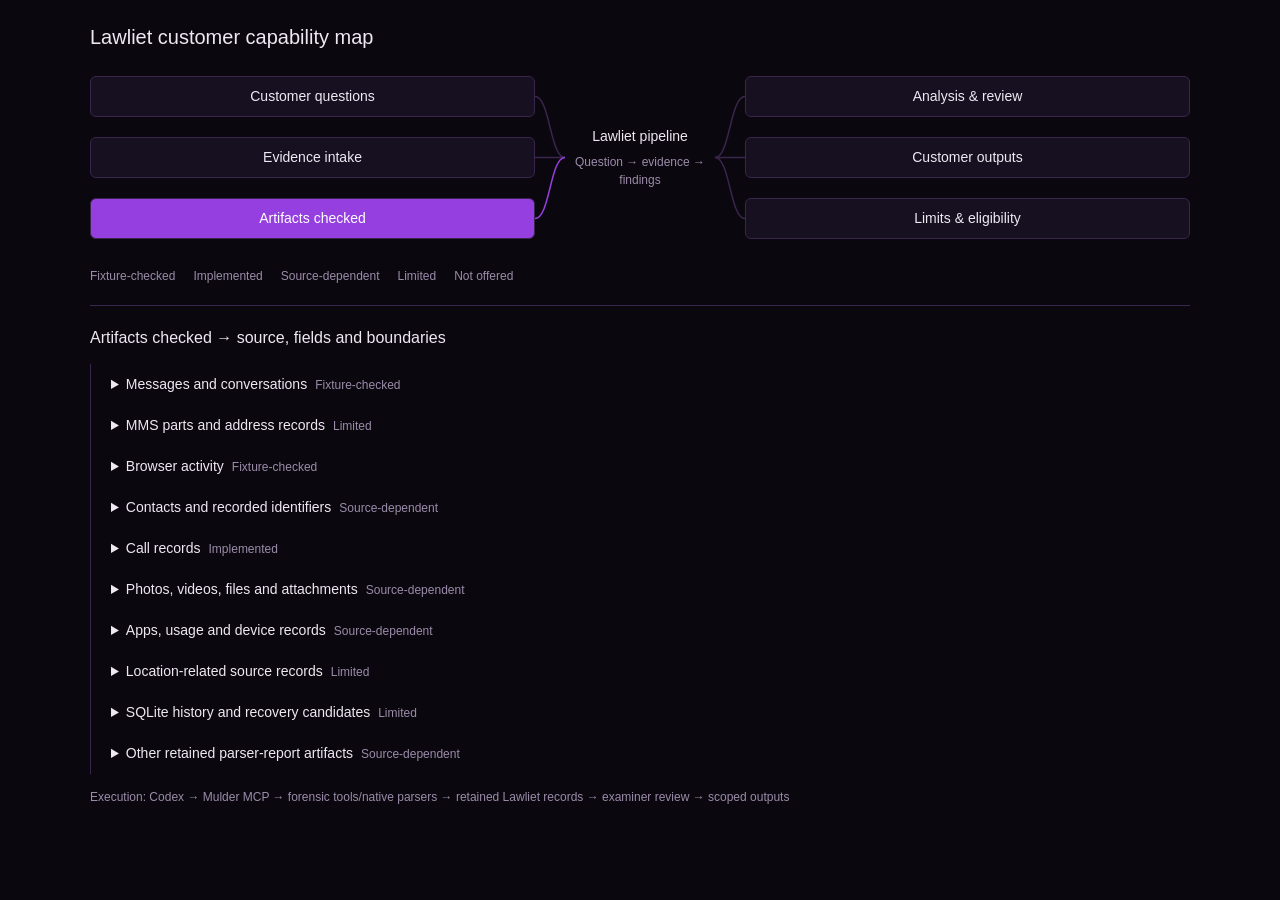
<file: desktop/assets/coverage-map.html>
<!doctype html>
<html lang="en"><head><meta charset="utf-8"><meta name="viewport" content="width=device-width,initial-scale=1">
<meta http-equiv="Content-Security-Policy" content="default-src 'none'; script-src 'unsafe-inline'; style-src 'unsafe-inline'; connect-src 'none'; img-src 'none'; frame-src 'none'; base-uri 'none'; form-action 'none'">
<title>Lawliet Coverage</title><style>:root {color-scheme:dark;--background:#0B070F;--foreground:#EDE8F2;--muted-foreground:#9B8CA9;--card:#171020;--card-foreground:#EDE8F2;--border:#39264D;--primary:#963FE0;--primary-foreground:#FFFFFF;--viz-series-1:#963FE0;--font-size-base:14px}

:root[data-theme="light"] {color-scheme:light;--background:#EDE8F2;--foreground:#0B070F;--muted-foreground:#675772;--card:#F7F3FA;--card-foreground:#0B070F;--border:#D4C4E0;--primary:#8230C7;--primary-foreground:#FFFFFF;--viz-series-1:#8230C7}
* {box-sizing:border-box}
html,body {margin:0;background:var(--background);color:var(--foreground);font:14px -apple-system,BlinkMacSystemFont,"Segoe UI",sans-serif;line-height:1.5}
body {padding:22px}
#lawliet-capability-map {max-width:1100px;margin:0 auto}
h2 {font-size:20px;font-weight:500;margin:0 0 18px}
h3 {font-size:16px;font-weight:500;margin:18px 0 0}
.text-small {font-size:12px}
.btn {font:inherit;color:var(--foreground);background:var(--card);border:1px solid var(--border);border-radius:6px;padding:9px 12px;cursor:pointer;white-space:normal}
.btn:hover {border-color:var(--primary)}
.btn:focus-visible,summary:focus-visible {outline:2px solid var(--primary);outline-offset:3px}
.btn[aria-pressed="true"] {background:var(--primary);color:var(--primary-foreground)}
.btn-block {display:block;width:100%}
.btn-ghost {background:transparent}
.viz-row {display:flex;flex-wrap:wrap;gap:8px;align-items:center}
hr {border:0;border-top:1px solid var(--border);margin:20px 0}
summary {cursor:pointer}
</style></head><body><div id="lawliet-capability-map">
  <style>
    #lawliet-capability-map .mindmap {position:relative;display:grid;grid-template-columns:minmax(0,1fr) 150px minmax(0,1fr);gap:30px;align-items:center;margin:24px 0 28px}
    #lawliet-capability-map .branch-side {display:flex;flex-direction:column;gap:20px;z-index:1;min-width:0}
    #lawliet-capability-map .map-root {text-align:center;z-index:1;font-weight:500;color:var(--foreground)}
    #lawliet-capability-map .root-sub {display:block;font-weight:400;margin-top:6px;color:var(--muted-foreground)}
    #lawliet-capability-map .links {position:absolute;inset:0;pointer-events:none;overflow:visible}
    #lawliet-capability-map .links path {fill:none;stroke:var(--border);stroke-width:1.5}
    #lawliet-capability-map .links path.selected {stroke:var(--viz-series-1)}
    #lawliet-capability-map .children {margin-top:14px;padding-left:20px;border-left:1px solid var(--border)}
    #lawliet-capability-map details {padding:10px 0}
    #lawliet-capability-map summary {color:var(--foreground);font-weight:500}
    #lawliet-capability-map .detail-body {padding:12px 0 4px 20px;color:var(--foreground)}
    #lawliet-capability-map .detail-body dl {margin:0;display:grid;grid-template-columns:100px minmax(0,1fr);gap:8px 14px}
    #lawliet-capability-map dt {color:var(--muted-foreground);font-weight:400}
    #lawliet-capability-map dd {margin:0;overflow-wrap:anywhere}
    #lawliet-capability-map .tag {font-weight:400;margin-left:8px;white-space:nowrap;color:var(--muted-foreground)}
    #lawliet-capability-map .route {margin-top:14px;color:var(--muted-foreground)}
    #lawliet-capability-map .crosslinks {margin-top:12px}
    #lawliet-capability-map .legend {display:flex;gap:8px 18px;flex-wrap:wrap;color:var(--muted-foreground);margin:10px 0}
    @media(max-width:540px) {
      #lawliet-capability-map .mindmap {grid-template-columns:1fr;gap:12px}
      #lawliet-capability-map .map-root {grid-row:1;text-align:left}
      #lawliet-capability-map .branch-side {gap:8px}
      #lawliet-capability-map .links {display:none}
      #lawliet-capability-map .detail-body {padding-left:4px}
      #lawliet-capability-map .detail-body dl {grid-template-columns:1fr;gap:4px}
      #lawliet-capability-map dd {margin-bottom:8px}
      #lawliet-capability-map .tag {display:block;margin:4px 0 0}
    }
  </style>
  <h2>Lawliet customer capability map</h2>
  <div class="mindmap" aria-label="Six branches of the mobile forensic pipeline">
    <svg class="links" aria-hidden="true"></svg>
    <div class="branch-side">
      <button type="button" class="btn btn-block" data-branch="cases" aria-pressed="false" aria-controls="lawliet-map-detail">Customer questions</button>
      <button type="button" class="btn btn-block" data-branch="intake" aria-pressed="false" aria-controls="lawliet-map-detail">Evidence intake</button>
      <button type="button" class="btn btn-block" data-branch="artifacts" aria-pressed="true" aria-controls="lawliet-map-detail">Artifacts checked</button>
    </div>
    <div class="map-root">Lawliet pipeline<span class="root-sub text-small">Question → evidence → findings</span></div>
    <div class="branch-side">
      <button type="button" class="btn btn-block" data-branch="analysis" aria-pressed="false" aria-controls="lawliet-map-detail">Analysis & review</button>
      <button type="button" class="btn btn-block" data-branch="outputs" aria-pressed="false" aria-controls="lawliet-map-detail">Customer outputs</button>
      <button type="button" class="btn btn-block" data-branch="limits" aria-pressed="false" aria-controls="lawliet-map-detail">Limits & eligibility</button>
    </div>
  </div>
  <div class="legend text-small" aria-label="Capability status legend">
    <span data-tooltip="Checked against documented lab fixtures; only the tested source and schema are covered.">Fixture-checked</span>
    <span data-tooltip="Present in source and software checks; this is not approval for every real-world device or case.">Implemented</span>
    <span data-tooltip="Requires a readable compatible source, optional tool or existing authorized access.">Source-dependent</span>
    <span data-tooltip="Partial or provisional capability; additional validation is needed.">Limited</span>
    <span data-tooltip="Excluded from the current supported offer.">Not offered</span>
  </div>
  <hr>
  <section id="lawliet-map-detail" aria-live="polite" aria-label="Selected capability branch"></section>
  <div class="route text-small">Execution: Codex → Mulder MCP → forensic tools/native parsers → retained Lawliet records → examiner review → scoped outputs</div>
  <script>
    (() => {
      const root = document.getElementById('lawliet-capability-map');
      const model = {
        cases: {title:'Customer questions → possible investigation scopes', rows:[
          {id:'communication',name:'Communication chronology',status:'Source-dependent',question:'What was exchanged, with which recorded addresses, and when?',artifacts:'SMS/iMessage, supported MMS fields, WhatsApp exports, compatible Signal records, calls and contacts.',output:'A source-cited communication timeline and selected findings.',limit:'Only the supplied readable history; sender labels do not establish the person behind an account.',related:['messages','contacts','calls']},
          {id:'scam',name:'Scam or suspicious-link review',status:'Source-dependent',question:'Where does a reported link, number or account occur in the supplied records?',artifacts:'Messages, Chrome/Safari visits, app inventory and acquired files.',output:'Matching records, chronology and documented observations for examiner review.',limit:'Supports factual investigation; does not prove fraud, attribution or that a phone is malware-free.',related:['messages','browser','apps']},
          {id:'incident',name:'Workplace or device-incident review',status:'Source-dependent',question:'What activity is recorded around an agreed event or date range?',artifacts:'Communications, browser activity, media metadata and compatible app/system reports.',output:'A bounded activity timeline with cited evidence and coverage gaps.',limit:'No automatic finding of misconduct; app and OS support must match the supplied data.',related:['browser','apps','media']},
          {id:'media-case',name:'Photo, file and attachment review',status:'Source-dependent',question:'Which files were acquired, what metadata is available, and which records reference them?',artifacts:'Photos/videos, file hashes, media metadata and exact retained attachment references.',output:'A media/file inventory and selected exhibits with source references.',limit:'Missing payloads stay missing; timestamps and trash markers require source-specific interpretation.',related:['media','mms']},
          {id:'evidence-review',name:'Review an existing extraction or parser report',status:'Implemented',question:'Can we organize and trace the supplied evidence back to its retained source?',artifacts:'Readable Android/iOS extractions; ALEAPP/iLEAPP tables; supported JSONL/TSV imports.',output:'Searchable records, findings, scoped reports and a coverage record.',limit:'Report-only results are traced to the report; they are not independently verified phone-database evidence.',related:['imports']},
          {id:'recovery-case',name:'SQLite recovery assessment',status:'Limited',question:'Does supplied database material contain potentially recoverable fragments or history?',artifacts:'Plaintext SQLite and captured WAL/journal sidecars through compatible recovery tools.',output:'Recovery candidates and an examiner assessment of their provenance and meaning.',limit:'Candidate recovery is not a guarantee of deleted or expired message recovery.',related:['recovery']}
        ]},
        intake: {title:'Evidence intake → inputs and access routes', rows:[
          {id:'raw-input',name:'Pre-acquired Android/iOS evidence',status:'Fixture-checked',input:'Readable extraction folders, supported backups, SQLite databases and retained files.',check:'Hash and inventory imported bytes; preserve source paths and analysis scope.',limit:'Exact schema and input format determine support; an imported folder is not proof of full-phone coverage.',basis:'core.py, parsers.py; documented Android/iOS fixture matrix'},
          {id:'reports-input',name:'Existing ALEAPP/iLEAPP and structured reports',status:'Source-dependent',input:'Complete compatible output folders, supported TSV/JSONL records and retained report files.',check:'Normalize known fields, preserve unknown fields and retain report-line provenance.',limit:'Report hash and raw database hash are separate evidence tiers.',basis:'parsed_import.py, leapp_reports.py; report-only support rows'},
          {id:'exports-input',name:'Owner-provided app exports',status:'Source-dependent',input:'WhatsApp text, SMS Backup & Restore XML, vCard contacts and supported legacy Signal backups.',check:'Preserve originals; apply format-specific date, timezone and known-passphrase handling.',limit:'Export completeness and authenticity are not guaranteed. Current encrypted app containers are not universally supported.',basis:'workflows.py, xml_backup.py, contacts.py, signal_backup.py'},
          {id:'decrypt-input',name:'Known-password backup preparation',status:'Fixture-checked',input:'A compatible encrypted iTunes backup and its supplied known password.',check:'A separate validated tool route produces a decrypted working source for review.',limit:'The documented check covers an iOS 13 lab source; no password recovery, brute force or locked-device access.',basis:'DFIR-23 candidate matrix; separate MVT decryption route'},
          {id:'live-input',name:'Connected Android or iOS collection',status:'Limited',input:'Android USB/ADB authorization; iOS trust pairing and supported logical backup access.',check:'Android access assessment, selected shared-file pulls/logs and source-dependent collection profiles; iOS logical backup.',limit:'Implemented collection requires device/OS validation. It does not guarantee private-app or full-filesystem acquisition.',basis:'tools.py, acquisition.py, phone_assessment.py'},
          {id:'live-view',name:'Android viewing and control',status:'Implemented',input:'A normally authorized USB Android device, ADB and compatible scrcpy on macOS.',check:'Explicit viewing, optional control, navigation, session lifecycle and UTC command/session audit.',limit:'Live interaction changes state. Individual scrcpy inputs are not individually audited; physical video/input validation remains pending.',basis:'device_interaction.py, DeviceInteractionView.swift; mocked lifecycle checks'}
        ]},
        artifacts: {title:'Artifacts checked → source, fields and boundaries', rows:[
          {id:'messages',name:'Messages and conversations',status:'Fixture-checked',source:'Android telephony SMS and iOS SMS/iMessage databases; supported exports or compatible app records.',fields:'Message text when plaintext is present, recorded address/sender label, direction, conversation and source timestamp.',customer:'Communication chronology; matching keywords, phone numbers and dates.',limit:'Raw-backed lab checks cover Android 13 and iOS 13 subsets. WhatsApp/Signal support is source-dependent; opaque rich-message blobs and current encrypted containers are not blanket-supported.',basis:'parsers.py, messages.py, workflows.py; DFIR-23 fixtures'},
          {id:'mms',name:'MMS parts and address records',status:'Limited',source:'Supported Android mmssms.db pdu/part/addr tables; compatible XML exports.',fields:'Raw message/control rows, address and part records, inline text where supported and exact retained payload references.',customer:'Inspect what MMS evidence is actually present and identify missing payloads.',limit:'Raw-field controls passed for supplied fixtures; no RCS support or guaranteed attachment/body/participant interpretation.',basis:'android_mms.py; native 0.1.5 supplement and MVS raw checks'},
          {id:'browser',name:'Browser activity',status:'Fixture-checked',source:'Supported Chrome History and Safari History.db schemas; compatible upstream reports.',fields:'URLs, titles and available visit timestamps; source tables distinguish visits from URL summaries.',customer:'Check reported links and reconstruct the recorded browsing chronology.',limit:'Checked Android 13/iOS 13 and selected MVS sources; no complete incognito, session or download-history guarantee.',basis:'parsers.py; Chrome/Safari fixture rows; task-progress milestones'},
          {id:'contacts',name:'Contacts and recorded identifiers',status:'Source-dependent',source:'Supported Android/iOS contact schemas, vCard exports and compatible contact reports.',fields:'Available names, organizations, phone numbers and source-specific contact fields.',customer:'Context for recorded communication endpoints and examiner-authored identity associations.',limit:'Native iOS fixture check is narrow; names and numbers do not authenticate a person or prove device ownership.',basis:'contacts.py, identity_associations.py; iOS ABPerson fixture'},
          {id:'calls',name:'Call records',status:'Implemented',source:'Supported Android calls/iOS ZCALLRECORD tables and compatible XML/parser exports.',fields:'Recorded number/address, direction/type where available, duration and call timestamp.',customer:'Compare call chronology with messages or an agreed incident window.',limit:'Presence of a call record does not establish who spoke, what was said or whether all calls were retained.',basis:'parsers.py, xml_backup.py; native support and software checks'},
          {id:'media',name:'Photos, videos, files and attachments',status:'Source-dependent',source:'Acquired media/files, compatible ExifTool output and exact retained attachment references.',fields:'Hashes, size/type, previews, available metadata/times, source associations and source-qualified trash markers.',customer:'File inventory and selected image/file exhibits; distinguish acquired bytes from missing references.',limit:'No missing-file reconstruction, universal deleted-photo recovery, authenticity certification or location inference from an unknown timestamp.',basis:'media.py, media_time.py, evidence_viewer.py, file_inventory.py'},
          {id:'apps',name:'Apps, usage and device records',status:'Source-dependent',source:'Android package/getprop/logcat collection and compatible ALEAPP/iLEAPP app/system tables.',fields:'Package inventory, OS/device properties, supplied usage/activity/permission records and available log events.',customer:'Context for suspicious apps and activity around an agreed event.',limit:'Unknown report fields are retained; their presence does not imply a validated semantic interpretation or malware verdict.',basis:'tools.py, leapp_reports.py, review_groups.py'},
          {id:'location',name:'Location-related source records',status:'Limited',source:'Compatible upstream location reports, supplied media GPS metadata and a narrow Google Maps preference decoder.',fields:'Only coordinates and time fields that the source and decoder actually provide.',customer:'Corroborating context when the exact source is available and checked.',limit:'Not a complete location history or proof that a person was present; Maps decoder is provisional and version-specific.',basis:'maps_foreground.py, ExifTool adapter; source-dependent upstream records'},
          {id:'recovery',name:'SQLite history and recovery candidates',status:'Limited',source:'Readable SQLite plus captured matching sidecars; optional sqlite-dissect or sqlite4n6 adapter.',fields:'Candidate fragments/history, tool output, source references and recovery status.',customer:'A recovery assessment of available database material.',limit:'No universal deleted-message, disappearing-message or expired-history recovery. Examiner review is required.',basis:'recovery.py, sqlite4n6.py; adapter contracts'},
          {id:'imports',name:'Other retained parser-report artifacts',status:'Source-dependent',source:'Compatible ALEAPP/iLEAPP or supported structured report imports.',fields:'Original columns for accounts, calendar, network, notifications and other reported families.',customer:'Search and review retained source fields alongside normalized categories.',limit:'Importing a table does not certify its parser, semantic mapping, full acquisition coverage or raw-source accuracy.',basis:'leapp_reports.py, parsed_import.py, portable_coverage.py'}
        ]},
        analysis: {title:'Analysis & review → examiner workflow', rows:[
          {id:'query',name:'Search, filter and build chronology',status:'Implemented',check:'Keyword/phone search, source/run/app/participant/date scope, sorting, pagination and conversation views.',customer:'Locate relevant records and compare chronology within a defined question.',limit:'Unknown timezone/undated records remain explicit; overlapping sources are not automatically unique evidence.',basis:'phone_search.py, messages.py, report_sort.py, app_backend.py'},
          {id:'trace',name:'Trace a finding to its source',status:'Implemented',check:'Source hashes, logical paths, original fields, source-row/report-line references and retained file inspection.',customer:'Make the basis of each factual observation reviewable.',limit:'Report-only provenance cites the report; it does not substitute for a raw device database.',basis:'core.py, evidence_viewer.py, findings.py'},
          {id:'integrity',name:'Check integrity and processing coverage',status:'Implemented',check:'Imported-byte verification, expected-file reconciliation, parser failures and separate collection/parsing/review/verification states.',customer:'Explain what was examined and where the coverage is incomplete.',limit:'No finding in indexed records is not proof that the artifact never existed on the phone.',basis:'validation.py, coverage_ledger.py, portable_coverage.py'},
          {id:'interpret',name:'Record examiner findings and associations',status:'Implemented',check:'Saved findings, notes, provenance-bound record snapshots and explicit identifier associations.',customer:'Separate observations, interpretations and unresolved questions.',limit:'Identity associations remain examiner claims; model suggestions require review.',basis:'findings.py, identity_associations.py, investigation.py'},
          {id:'orchestrate',name:'Coordinate forensic tools through Mulder',status:'Source-dependent',check:'Codex-driven MCP execution of compatible tools, retained runs/results and subsequent Lawliet review.',customer:'A repeatable question-led workflow over acquired evidence.',limit:'This route differs from the legacy GUI engine launcher. Tool availability is not a guarantee of validated capability.',basis:'docs/pipeline-work-map.json; adapter contracts'}
        ]},
        outputs: {title:'Customer outputs → reviewable deliverables', rows:[
          {id:'timeline-output',name:'Scoped timelines and record exports',status:'Implemented',output:'Selected records as JSON/JSONL/CSV and readable HTML reports, with scope and source references.',customer:'Review a communication or activity window without exposing unrelated records by default.',limit:'An examiner chooses scope and checks the output. An export does not prove device completeness.',basis:'report.py, report_validation.py, portable_coverage.py'},
          {id:'findings-output',name:'Findings and selected exhibits',status:'Implemented',output:'Examiner-authored findings, record snapshots, notes and source-bound exhibit references.',customer:'A concise account of what the acquired evidence supports.',limit:'Interpretations and source facts remain distinct; citations do not themselves prove a conclusion.',basis:'findings.py, report_preparation.py'},
          {id:'draft-output',name:'Investigation report draft and technical annex',status:'Implemented',output:'A draft built from selected findings, with technical provenance and review records.',customer:'A structured report for examiner review before customer release.',limit:'Draft creation or internal approval is not an automatic service release or court-acceptance guarantee.',basis:'investigation_report.py, DraftReviewView.swift'},
          {id:'coverage-output',name:'Coverage and limitation statement',status:'Implemented',output:'Acquired/parsed/reviewed/verified scope, missing sources, unsupported inputs, failures and unresolved questions.',customer:'Understand both the findings and the examination boundaries.',limit:'Only documented scope is asserted; category counts do not prove a complete phone examination.',basis:'coverage_ledger.py, portable_coverage.py'},
          {id:'redaction-output',name:'Internal masking preview',status:'Limited',output:'Examiner-selected literal masking in a plaintext preview.',customer:'An internal preparation aid before a separate release/redaction workflow.',limit:'Not a customer-ready sanitized package; attachments, images, exhibits and other files are not comprehensively redacted.',basis:'masking_preview.py'}
        ]},
        limits: {title:'Limits & eligibility → qualify the offer', rows:[
          {id:'fit',name:'Best initial service fit',status:'Source-dependent',scope:'One agreed factual question over an authorized, already-acquired readable mobile dataset.',offer:'Bounded communication/browser review, source-cited findings and explicit coverage.',limit:'The current support matrix is technical fixture evidence. Matching device/app/schema and examiner review determine case eligibility.',basis:'DFIR-23 declared IPER-1 workflow; pipeline-work-map.json'},
          {id:'access',name:'Locks, passwords and private app access',status:'Not offered',scope:'No lock bypass, password cracking, root installation or unavailable-key recovery.',offer:'Use normal authorization, supplied usable keys and approved compatible acquisition routes.',limit:'An authorized USB connection does not make every private app database accessible.',basis:'phone_assessment.py, workflows.py, device_interaction.py'},
          {id:'unsupported',name:'Unsupported containers and universal recovery',status:'Not offered',scope:'No validated proprietary UFDR/UFD/UFDX decoder, universal RCS/current Signal support, screenshot-only message reconstruction or guaranteed full-device acquisition.',offer:'Assess whether a supported readable export/extraction is available.',limit:'A generic import or installed optional tool is not equivalent to a supported source route.',basis:'DFIR-23 support matrix; native container scope tests'},
          {id:'conclusions',name:'Attribution, absence and automated verdicts',status:'Not offered',scope:'No automatic proof of guilt, authorship, identity, complete absence of data or a malware-free phone.',offer:'Report supported observations, examiner interpretations and unresolved questions.',limit:'An empty search result applies only to the selected indexed evidence.',basis:'investigation_report.py, identity_associations.py, coverage contracts'},
          {id:'release',name:'Customer release and assurance',status:'Limited',scope:'Software capability, fixture checks and business/service approval are separate.',offer:'Use a versioned support scope and reviewed deliverable for each case.',limit:'Current documentation does not establish general service-release approval, immutable audit custody or court readiness.',basis:'DFIR-23 matrix; DFIR-6 completion review; local audit limitations'}
        ]}
      };
      const panel = root.querySelector('#lawliet-map-detail');
      const buttons = Array.from(root.querySelectorAll('[data-branch]'));
      const svg = root.querySelector('.links');
      const map = root.querySelector('.mindmap');
      let selected = 'artifacts';
      function drawLinks() {
        const bounds = map.getBoundingClientRect(), center = root.querySelector('.map-root').getBoundingClientRect();
        svg.setAttribute('viewBox', `0 0 ${bounds.width} ${bounds.height}`);
        svg.setAttribute('width', bounds.width); svg.setAttribute('height', bounds.height);
        svg.replaceChildren();
        buttons.forEach(button => {
          const r=button.getBoundingClientRect(),left=r.left<center.left;
          const x1=(left?center.left:center.right)-bounds.left,y1=center.top+center.height/2-bounds.top;
          const x2=(left?r.right:r.left)-bounds.left,y2=r.top+r.height/2-bounds.top;
          const path=document.createElementNS('http://www.w3.org/2000/svg','path');
          path.setAttribute('d',`M ${x1} ${y1} C ${(x1+x2)/2} ${y1}, ${(x1+x2)/2} ${y2}, ${x2} ${y2}`);
          if(button.dataset.branch===selected)path.setAttribute('class','selected');
          svg.appendChild(path);
        });
      }
      function textEl(tag,text,className) {const el=document.createElement(tag);el.textContent=text;if(className)el.className=className;return el;}
      const labels={question:'Question',artifacts:'Artifacts',source:'Source',input:'Input',fields:'Checks',check:'Checks',scope:'Scope',offer:'Offer',customer:'Customer value',output:'Output',limit:'Boundary',basis:'Evidence basis'};
      function selectBranch(key,openId,save) {
        if(!model[key])return;
        selected=key;
        buttons.forEach(button=>button.setAttribute('aria-pressed',String(button.dataset.branch===key)));
        panel.replaceChildren(textEl('h3',model[key].title));
        const tree=document.createElement('div');tree.className='children';
        model[key].rows.forEach(row=>{
          const detail=document.createElement('details');detail.id='lawliet-node-'+row.id;
          detail.open=row.id===openId;
          const summary=document.createElement('summary');summary.className='cursor-interaction';
          summary.append(textEl('span',row.name),textEl('span',row.status,'tag text-small'));
          const body=document.createElement('div');body.className='detail-body';
          const dl=document.createElement('dl');
          Object.keys(labels).forEach(field=>{if(row[field])dl.append(textEl('dt',labels[field]),textEl('dd',row[field],field==='basis'?'text-small':''));});
          body.append(dl);
          if(row.related){const links=document.createElement('div');links.className='crosslinks viz-row';
            row.related.forEach(id=>{const item=model.artifacts.rows.find(r=>r.id===id);if(!item)return;
              const link=textEl('button',item.name,'btn btn-ghost');link.type='button';
              link.addEventListener('click',()=>selectBranch('artifacts',id,true));links.append(link);});body.append(links);}
          detail.append(summary,body);tree.append(detail);
        });
        panel.append(tree);
        drawLinks();
        if(save && window.openai && window.openai.setWidgetState){window.openai.setWidgetState({modelContent:{branch:key,artifact:openId||null},privateContent:{branch:key,openId:openId||null}}).catch(()=>{});}
      }
      buttons.forEach(button=>button.addEventListener('click',()=>selectBranch(button.dataset.branch,null,true)));
      function applyState(state){const saved=state && state.privateContent;selectBranch(saved&&model[saved.branch]?saved.branch:'artifacts',saved&&saved.openId,false);}
      applyState(window.openai && window.openai.widgetState);
      window.addEventListener('openai:set_globals',event=>{const globals=event.detail&&event.detail.globals;if(globals&&globals.widgetState)applyState(globals.widgetState);});
      new ResizeObserver(drawLinks).observe(map);
    })();
  </script>
</div>
</body></html>
</file>
